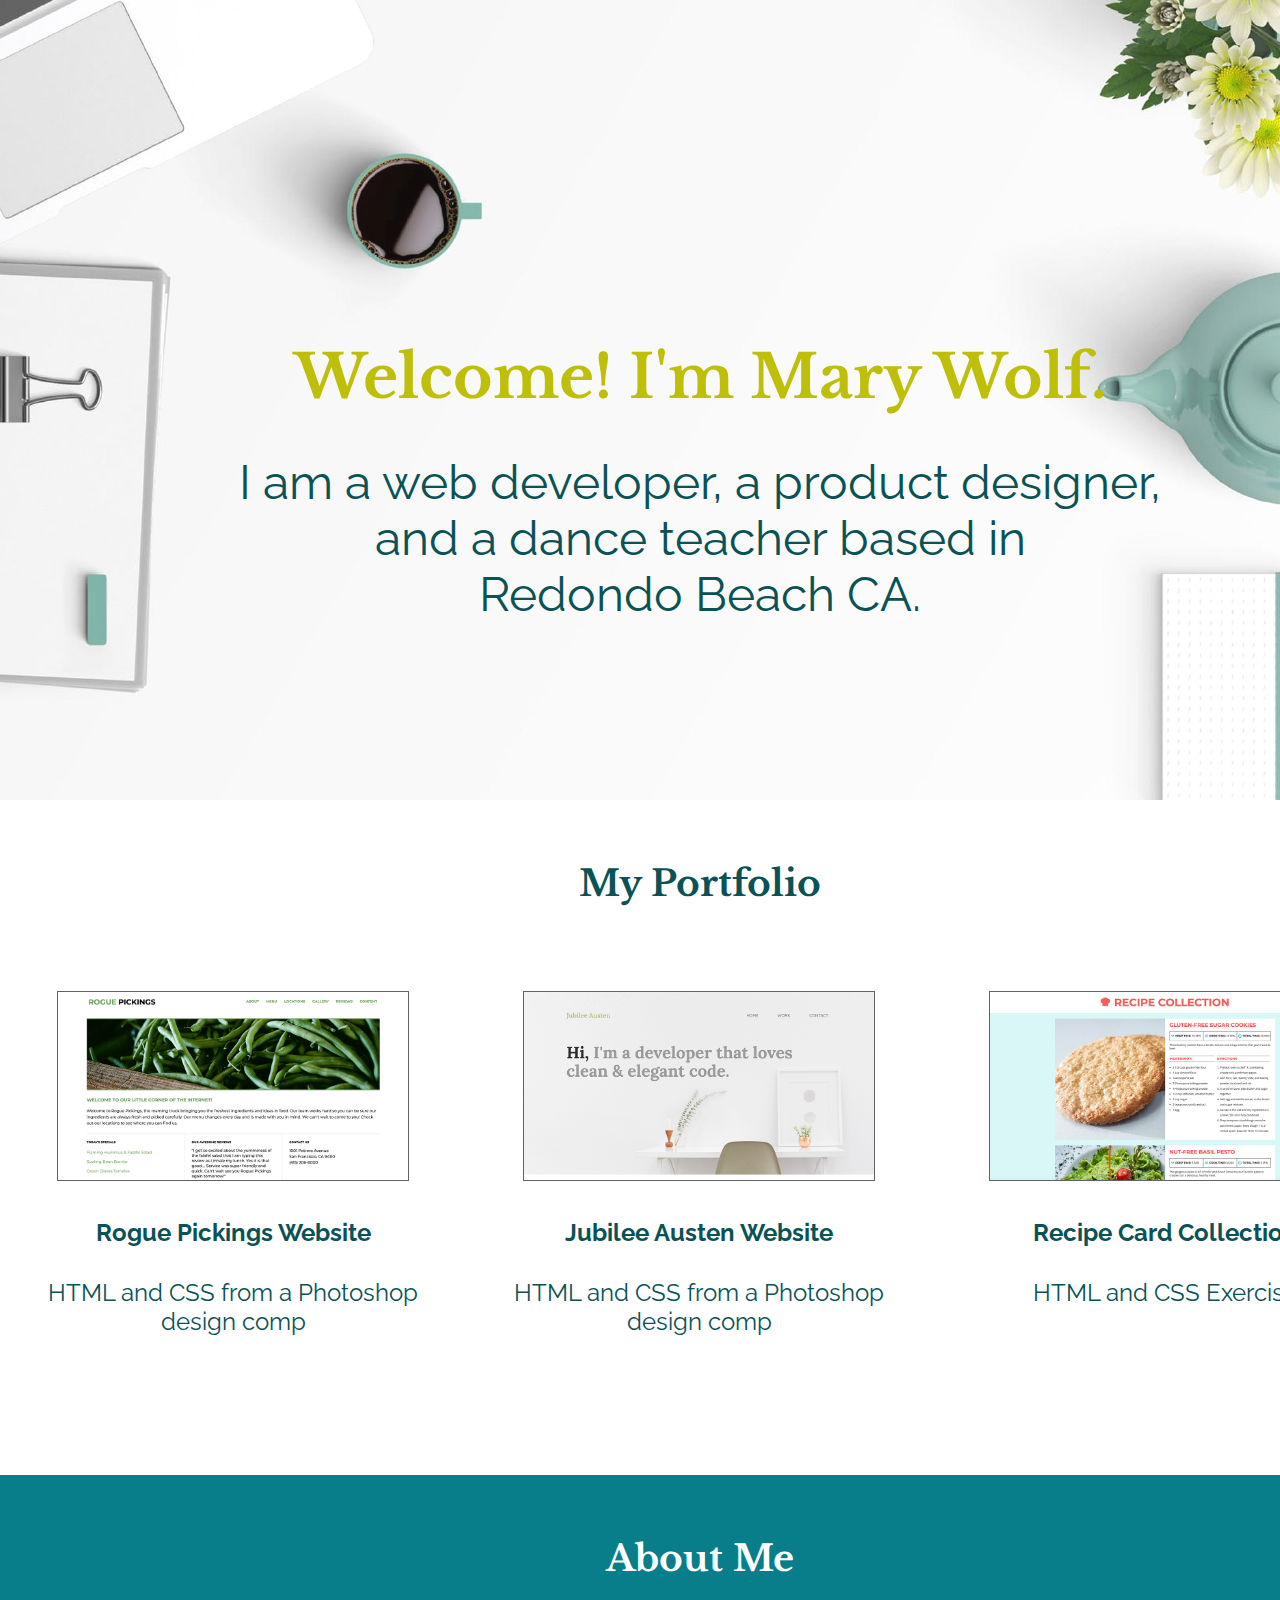
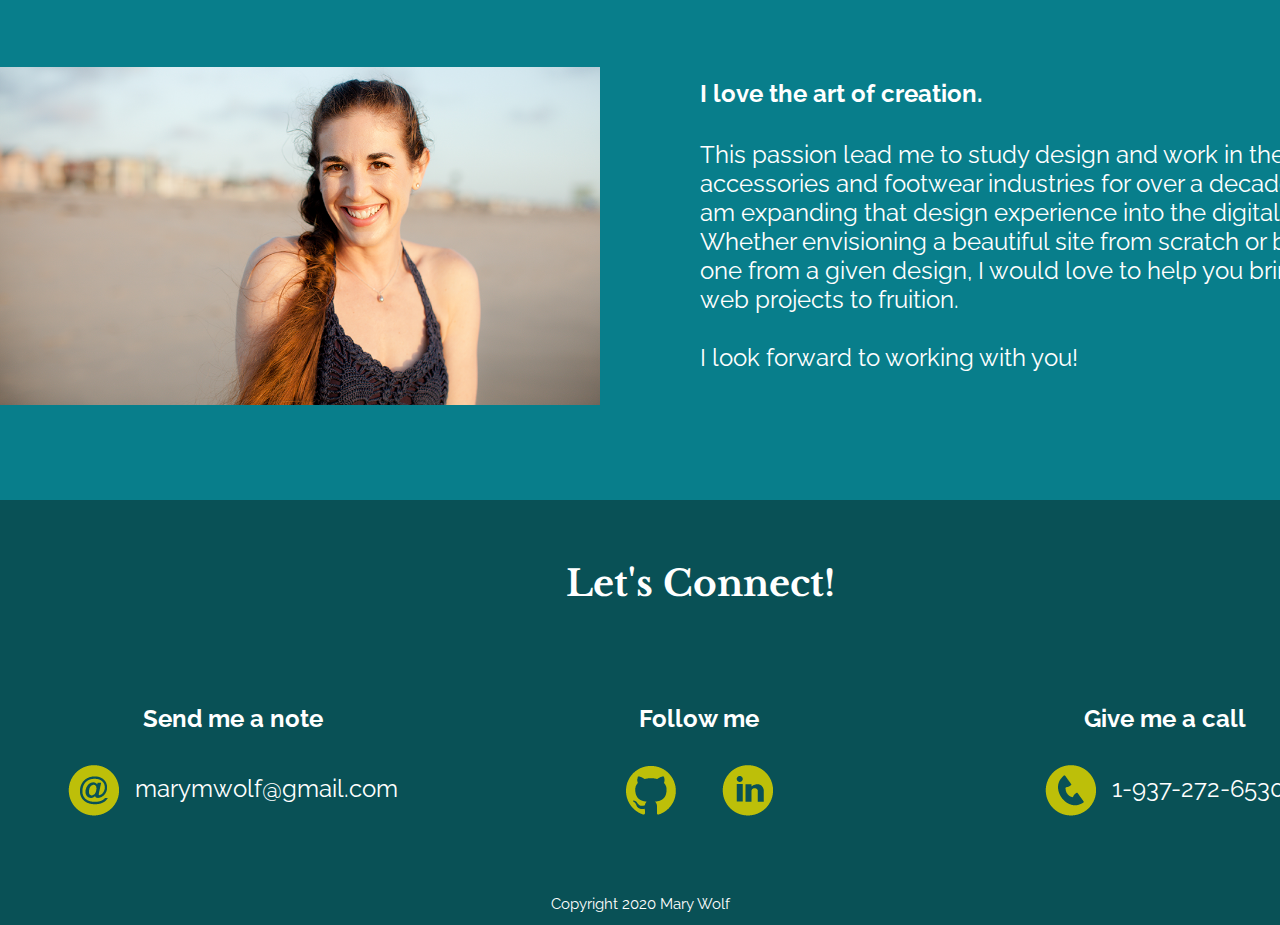
<file: 1/index.html>
<!doctype html>
<html lang= "en" >
    <head>
      <meta charset= "utf-8" >
        <title>Mary Wolf Portfolio</title>
        <link rel= "stylesheet" href= "css/normalize.css" >
        <link rel= "stylesheet" href= "css/main.css" >
        <link href="https://fonts.googleapis.com/css2?family=Libre+Baskerville:wght@400;700&family=Raleway:wght@400;700&display=swap" rel="stylesheet">
    </head>
    <body>
      <header>
         <div class= "full-width">
            <h1> Welcome! I'm Mary Wolf. </h1>
            <h2> I am a web developer, a product designer,<br> and a dance teacher based in <br>Redondo Beach CA.</h2>
         </div>
      </header>

<!-- Work -->

      <main>
         <section id= "work" >
            <div class= "full-width" >
               <h3> My Portfolio </h3>
               <div class= "third-width" >
                  <a href="rogue/index.html"><img src= "img/rogue.png" alt= "Rogue Pickings website" id= "rogue" /></a>
                  <h4> Rogue Pickings Website </h4>
                  <p> HTML and CSS from a Photoshop <br>design comp </p>
               </div>
               <div class= "third-width" >
                  <a href="jubilee/index.html"><img src= "img/jubilee.png" alt= "Jubilee Austen website" id= "jubilee"/></a>
                  <h4> Jubilee Austen Website </h4>
                  <p> HTML and CSS from a Photoshop <br>design comp </p>
               </div>
               <div class= "third-width" >
                  <a href="recipe/index.html"><img src= "img/recipe.png" alt= "Recipe Cards" id= "recipe"/></a>
                  <h4> Recipe Card Collection </h4>
                  <p> HTML and CSS Exercise </p>
               </div>
            </div>
         </section>

<!-- About -->

         <section id= "about" >
            <div class= "full-width" >
               <h3> About Me </h3>
               <div class= "half-width" >
                  <img src = "img/me.png" alt= "Mary Wolf" id= "self-image"/>
               </div>
               <div class= "half-width" >
                  <h4> I love the art of creation. </h4>
                  <p> This passion lead me to study design and work in the accessories and footwear industries for over a decade. Now I am expanding that design experience into the digital realm. Whether envisioning a beautiful site from scratch or building one from a given design, I would love to help you bring your web projects to fruition.  <br><br> I look forward to working with you! </p>
               </div>
            </div>
         </section>

<!-- Contact -->

         <footer id= "contact" >
            <div class= "full-width" >
               <h3> Let's Connect! </h3>
               <div class= "third-width" >
                  <h4> Send me a note </h4>
                  <a href= "mailto:marymwolf@gmail.com" >
                     <img src= "img/email-icon.png" alt= "email icon" /> marymwolf@gmail.com </a>
               </div>
               <div class= "third-width" >
                  <h4> Follow me </h4>
                  <ul>
                     <li><a href= "https://github.com/wolfmary" target= "_blank">
                        <img src= "img/git-icon.png" alt= "git icon" /> </a> </li>
                     <li><a href= "https://www.linkedin.com/in/mary-m-wolf/" target= "_blank">
                        <img src= "img/linkin-icon.png" alt= "linkin icon" /> </a> </li>
                  </ul>
               </div>
               <div class= "third-width" >
                  <h4> Give me a call </h4>
                  <a href= "tel:+19372726530" >
                     <img src= "img/phone-icon.png" alt= "phone icon" /> 1-937-272-6530 </a>
               </div>
            </div>
            <p id="copyright" > Copyright 2020 Mary Wolf </p>
         </footer>
      </main>
    </body>
</html>
</file>
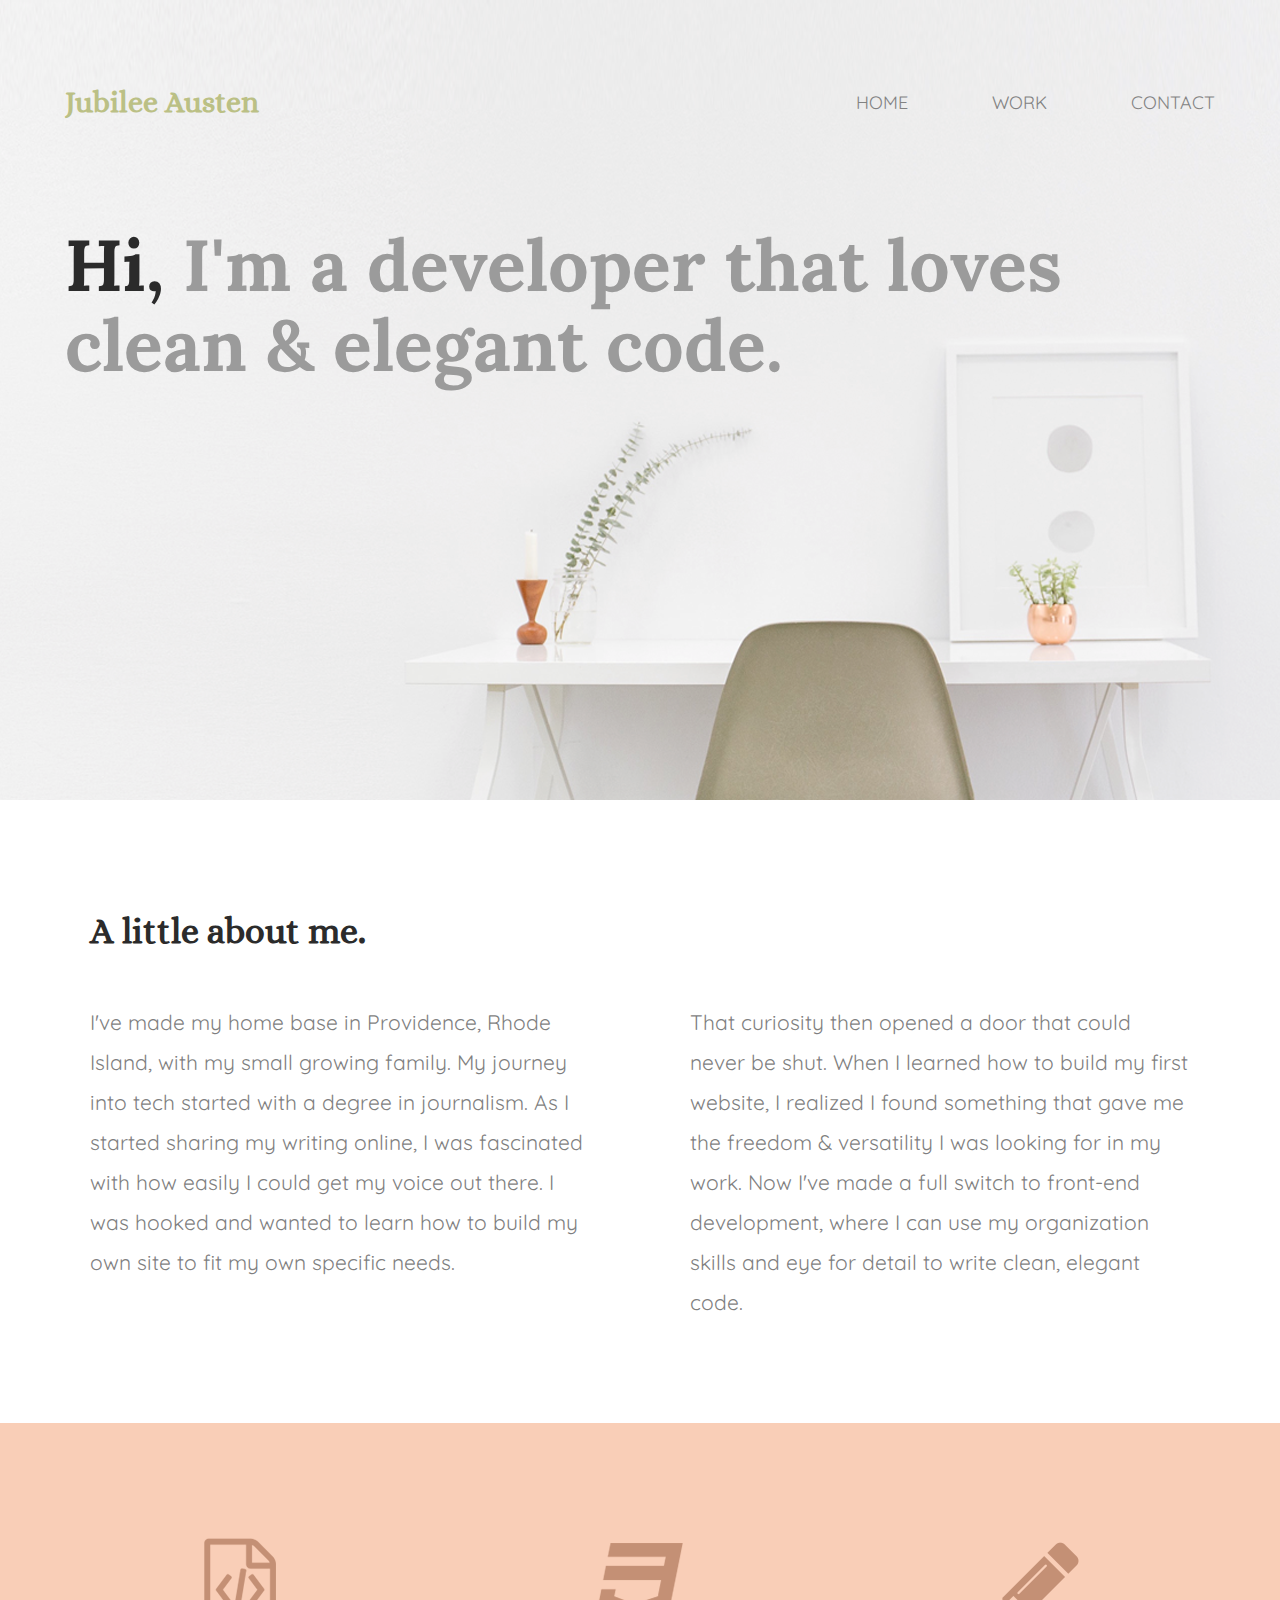
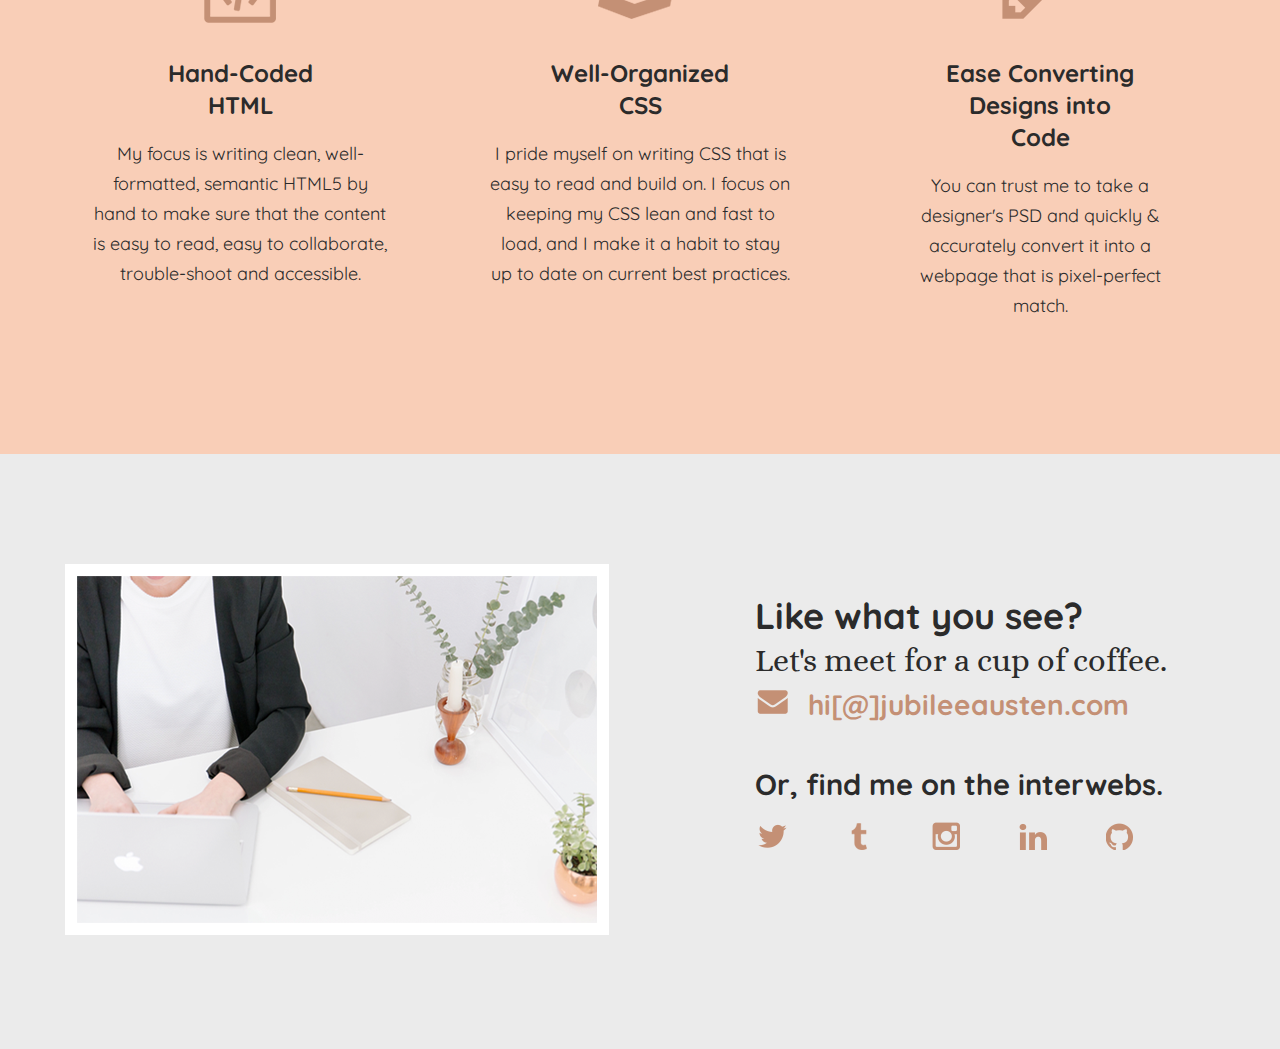
<file: jubilee/index.html>
<!doctype html>
<html lang= "en" >
    <head>
      <meta charset= "utf-8" >
        <title> Jubilee Austen Design </title>
        <link rel= "stylesheet" href= "css/normalize.css" >
        <link rel= "stylesheet" href= "css/main.css" >
      <link href="https://fonts.googleapis.com/css2?family=Alice&family=Lora:wght@700&family=Quicksand:wght@500;700&display=swap" rel="stylesheet" type= "text/css" >
    </head>
    <body>
        <header>
            <div class= "full-width" >
               <div class= "half-width" >
                     <h1> Jubilee Austen </h1>
               </div>
               <div class= "half-width" >
                     <nav>
                           <ul>
                                 <li><a href= "../index.html" > Home </a></li>
                                 <li><a href= "#work" > Work </a></li>
                                 <li><a href= "#contact" > Contact </a></li>
                           </ul>
                     </nav>
               </div>
               <h2><span> Hi, </span> I'm a developer that loves clean &amp; elegant code. </h2>
          </div>
        </header>

<!--   ABOUT SECTION   -->

        <main>
            <section id= "about" >
                  <div class= "full-width" >
                        <h2> A little about me. </h2>
                        <div class= "half-width" >
                              <p> I've made my home base in Providence, Rhode Island, with my small growing family. My journey into tech started with a degree in journalism. As I started sharing my writing online, I was fascinated with how easily I could get my voice out there. I was hooked and wanted to learn how to build my own site to fit my own specific needs. </p>
                        </div>
                        <div class= "half-width" >
                              <p> That curiosity then opened a door that could never be shut. When I learned how to build my first website, I realized I found something that gave me the freedom &amp; versatility I was looking for in my work. Now I've made a full switch to front-end development, where I can use my organization skills and eye for detail to write clean, elegant code. </p>
                        </div>
                  </div>
            </section>

<!--   WORK SECTION   -->

            <section id= "work" >
                  <div class= "full-width" >
                        <div class= "third-width" >
                              <img src= "img/icon-html.png" alt= "HTML icon" />
                              <h3> Hand-Coded HTML </h3>
                              <p> My focus is writing clean, well-formatted, semantic HTML5 by hand to make sure that the content is easy to read, easy to collaborate, trouble-shoot and accessible. </p>
                        </div>
                        <div class= "third-width" >
                              <img src= "img/icon-css.png" alt= "CSS icon" />
                              <h3> Well-Organized CSS </h3>
                              <p> I pride myself on writing CSS that is easy to read and build on. I focus on keeping my CSS lean and fast to load, and I make it a habit to stay up to date on current best practices. </p>
                        </div>
                        <div class= "third-width" >
                              <img src= "img/icon-pencil.png" alt= "pencil icon" />
                              <h3> Ease Converting Designs into Code </h3>
                              <p> You can trust me to take a designer's PSD and quickly &amp; accurately convert it into a webpage that is pixel-perfect match. </p>
                        </div>
                  </div>
            </section>

<!--   CONTACT SECTION   -->

            <footer id= "contact" >
                  <div class= "full-width" >
                        <div class= "half-width" >
                              <img src= "img/contact.png" alt= "person on a computer" id= "contact-img"/>
                        </div>
                        <div class= "half-width" >
                              <h2> Like what you see? </h2>
                              <h3 id="email-header" > Let's meet for a cup of coffee. </h3>
                              <a href= "mailto:hi@jubileeausten.com" >
                                    <img src= "img/icon-envelope.png" alt= "envelope icon" id= "envelope" /> hi&#91;&commat;&#93;jubileeausten.com </a>
                              <h3 id= "socialmedia-header" > Or, find me on the interwebs. </h3>
                              <ul>
                                 <li><a href= "https://twitter.com/Skillcrush?ref_src=twsrc%5Egoogle%7Ctwcamp%5Eserp%7Ctwgr%5Eauthor" >
                                       <img src="img/icon-twitter.png" alt="twitter icon" /></a></li>
                                 <li><a href= "https://skillcrush.tumblr.com/" >
                                       <img src= "img/icon-tumblr.png" alt= "tumblr icon" /></a></li>
                                 <li><a href= "https://www.instagram.com/skillcrush/?hl=en" >
                                       <img src= "img/icon-instagram.png" alt= "instagram icon" /></a></li>
                                 <li><a href= "https://www.linkedin.com/school/skillcrush/" >
                                    <img src= "img/icon-linkedin.png" alt= "linkedin icon" /></a></li>
                                 <li><a href= "https://github.com/skillcrush" >
                                    <img src= "img/icon-github.png" alt= "github icon"/></a></li>
                              </ul>
                        </div>
                  </div>
            </footer>
        </main>
    </body>
</html>
</file>
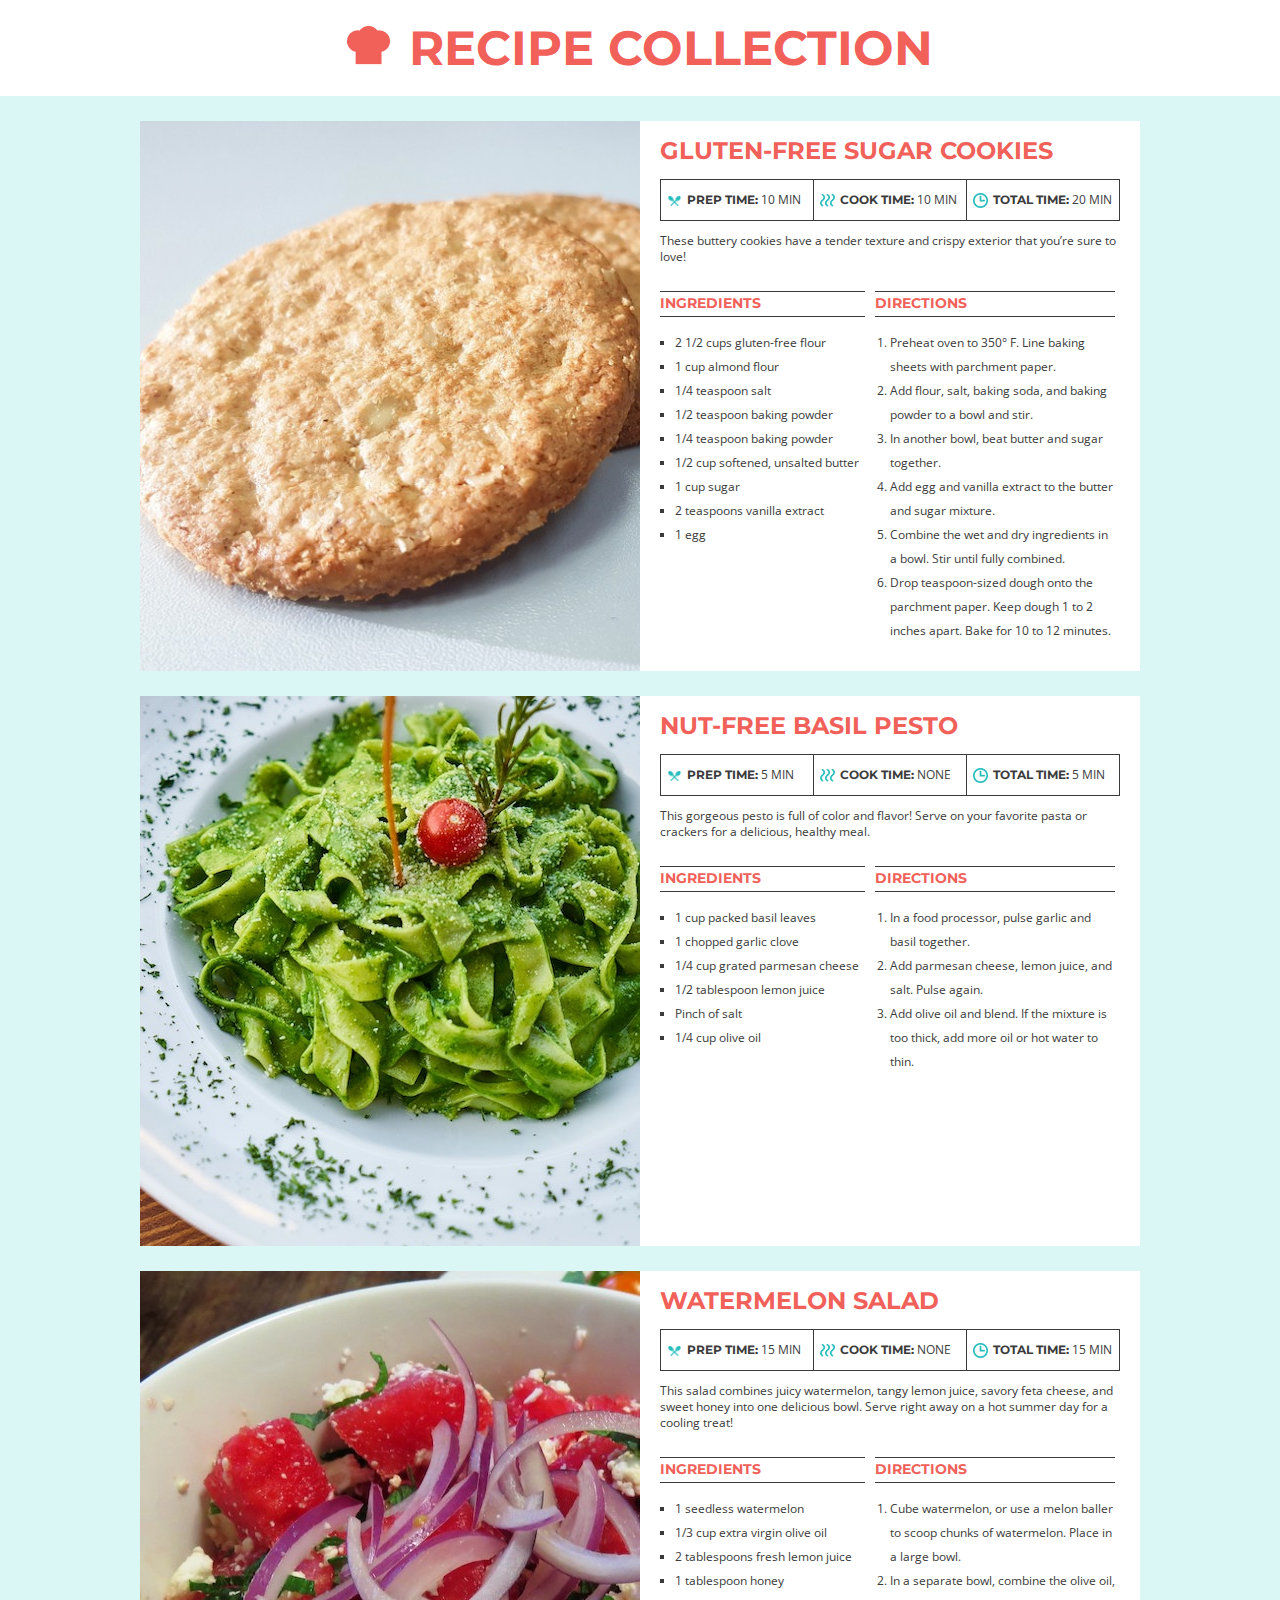
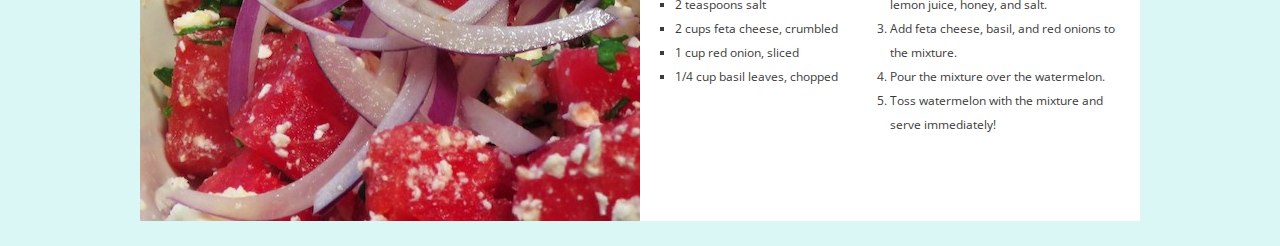
<file: recipe/index.html>
<!doctype html>
<html lang="en">

    <head>
        <meta charset="utf-8">
        <title>Recipe Cards Project</title>
        <link rel= "stylesheet" href= "css/normalize.css" >
        <link rel= "stylesheet" href= "css/style.css" >
        <link href="https://fonts.googleapis.com/css?family=Montserrat:700%7COpen+Sans&display=swap" rel="stylesheet">
    </head>

    <body>
        <header>
            <img src="img/chef-hat.png" alt="chef hat">
            <h1>Recipe Collection</h1>
        </header>
        <main>
            <article id="cookies" class="card">
                <div class="image"></div>
                <div class="recipe">
                    <h2>Gluten-Free Sugar Cookies</h2>
                    <div class="time">
                        <div class="prep">
                            <img src="img/spoons.png" alt="prep time"><p class="time-details"><strong>Prep Time:</strong> 10 Min</p>
                        </div>
                        <div class="cook">
                            <img src="img/steam.png" alt="cook time"><p class="time-details"><strong>Cook Time:</strong> 10 Min</p>
                        </div>
                        <div class="total">
                            <img src="img/clock.png" alt="total time"><p class="time-details"><strong>Total Time:</strong> 20 Min</p>
                        </div>
                    </div>
                    <p class="description">These buttery cookies have a tender texture and crispy exterior that you’re
                        sure to love!</p>
                    <div class="columns">
                        <section class="ingredients">
                            <h3>Ingredients</h3>
                            <ul>
                                <li>2 1/2 cups gluten-free flour</li>
                                <li>1 cup almond flour</li>
                                <li>1/4 teaspoon salt</li>
                                <li>1/2 teaspoon baking powder</li>
                                <li>1/4 teaspoon baking powder</li>
                                <li>1/2 cup softened, unsalted butter</li>
                                <li>1 cup sugar</li>
                                <li>2 teaspoons vanilla extract</li>
                                <li>1 egg</li>
                            </ul>
                        </section>
                        <section class="directions">
                            <h3>Directions</h3>
                            <ol>
                                <li>Preheat oven to 350&deg; F. Line baking sheets with parchment paper.</li>
                                <li>Add flour, salt, baking soda, and baking powder to a bowl and stir.</li>
                                <li>In another bowl, beat butter and sugar together.</li>
                                <li>Add egg and vanilla extract to the butter and sugar mixture.</li>
                                <li>Combine the wet and dry ingredients in a bowl. Stir until fully combined.</li>
                                <li>Drop teaspoon-sized dough onto the parchment paper. Keep dough 1 to 2 inches apart.
                                    Bake for 10 to 12 minutes.</li>
                            </ol>
                        </section>
                    </div>
                </div>
            </article>
            <article id="pesto" class="card">
                <div class="image"></div>
                <div class="recipe">
                    <h2>Nut-Free Basil Pesto</h2>
                    <div class="time">
                        <div class="prep">
                            <img src="img/spoons.png" alt="prep time"><p class="time-details"><strong>Prep Time:</strong> 5 Min</p>
                        </div>
                        <div class="cook">
                            <img src="img/steam.png" alt="cook time"><p class="time-details"><strong>Cook Time:</strong> None</p>
                        </div>
                        <div class="total">
                            <img src="img/clock.png" alt="total time"><p class="time-details"><strong>Total Time:</strong> 5 Min</p>
                        </div>
                    </div>
                    <p class="description">This gorgeous pesto is full of color and flavor! Serve on your favorite pasta
                        or crackers for a delicious, healthy meal.</p>
                    <div class="columns">
                        <section class="ingredients">
                            <h3>Ingredients</h3>
                            <ul>
                                <li>1 cup packed basil leaves</li>
                                <li>1 chopped garlic clove</li>
                                <li>1/4 cup grated parmesan cheese</li>
                                <li>1/2 tablespoon lemon juice</li>
                                <li>Pinch of salt</li>
                                <li>1/4 cup olive oil</li>
                            </ul>
                        </section>
                        <section class="directions">
                            <h3>Directions</h3>
                            <ol>
                                <li>In a food processor, pulse garlic and basil together.</li>
                                <li>Add parmesan cheese, lemon juice, and salt. Pulse again.</li>
                                <li>Add olive oil and blend. If the mixture is too thick, add more oil or hot water to
                                    thin.</li>
                            </ol>
                        </section>
                    </div>
                </div>
            </article>
            <article id="salad" class="card">
                <div class="image"></div>
                <div class="recipe">
                    <h2>Watermelon Salad</h2>
                    <div class="time">
                        <div class="prep">
                            <img src="img/spoons.png" alt="prep time"><p class="time-details"><strong>Prep Time:</strong> 15 Min</p>
                        </div>
                        <div class="cook">
                            <img src="img/steam.png" alt="cook time"><p class="time-details"><strong>Cook Time:</strong> None</p>
                        </div>
                        <div class="total">
                            <img src="img/clock.png" alt="total time"><p class="time-details"><strong>Total Time:</strong> 15 Min</p>
                        </div>
                    </div>
                    <p class="description">This salad combines juicy watermelon, tangy lemon juice, savory feta cheese,
                        and sweet honey into one delicious bowl. Serve right away on a hot summer day for a cooling
                        treat!</p>
                    <div class="columns">
                        <section class="ingredients">
                            <h3>Ingredients</h3>
                            <ul>
                                <li>1 seedless watermelon</li>
                                <li>1/3 cup extra virgin olive oil</li>
                                <li>2 tablespoons fresh lemon juice</li>
                                <li>1 tablespoon honey</li>
                                <li>2 teaspoons salt</li>
                                <li>2 cups feta cheese, crumbled</li>
                                <li>1 cup red onion, sliced</li>
                                <li>1/4 cup basil leaves, chopped</li>
                            </ul>
                        </section>
                        <section class="directions">
                            <h3>Directions</h3>
                            <ol>
                                <li>Cube watermelon, or use a melon baller to scoop chunks of watermelon. Place in a
                                    large bowl.</li>
                                <li>In a separate bowl, combine the olive oil, lemon juice, honey, and salt.</li>
                                <li>Add feta cheese, basil, and red onions to the mixture.</li>
                                <li>Pour the mixture over the watermelon.</li>
                                <li>Toss watermelon with the mixture and serve immediately!</li>
                            </ol>
                        </section>
                    </div>
                </div>
            </article>
        </main>
    </body>

</html>
</file>
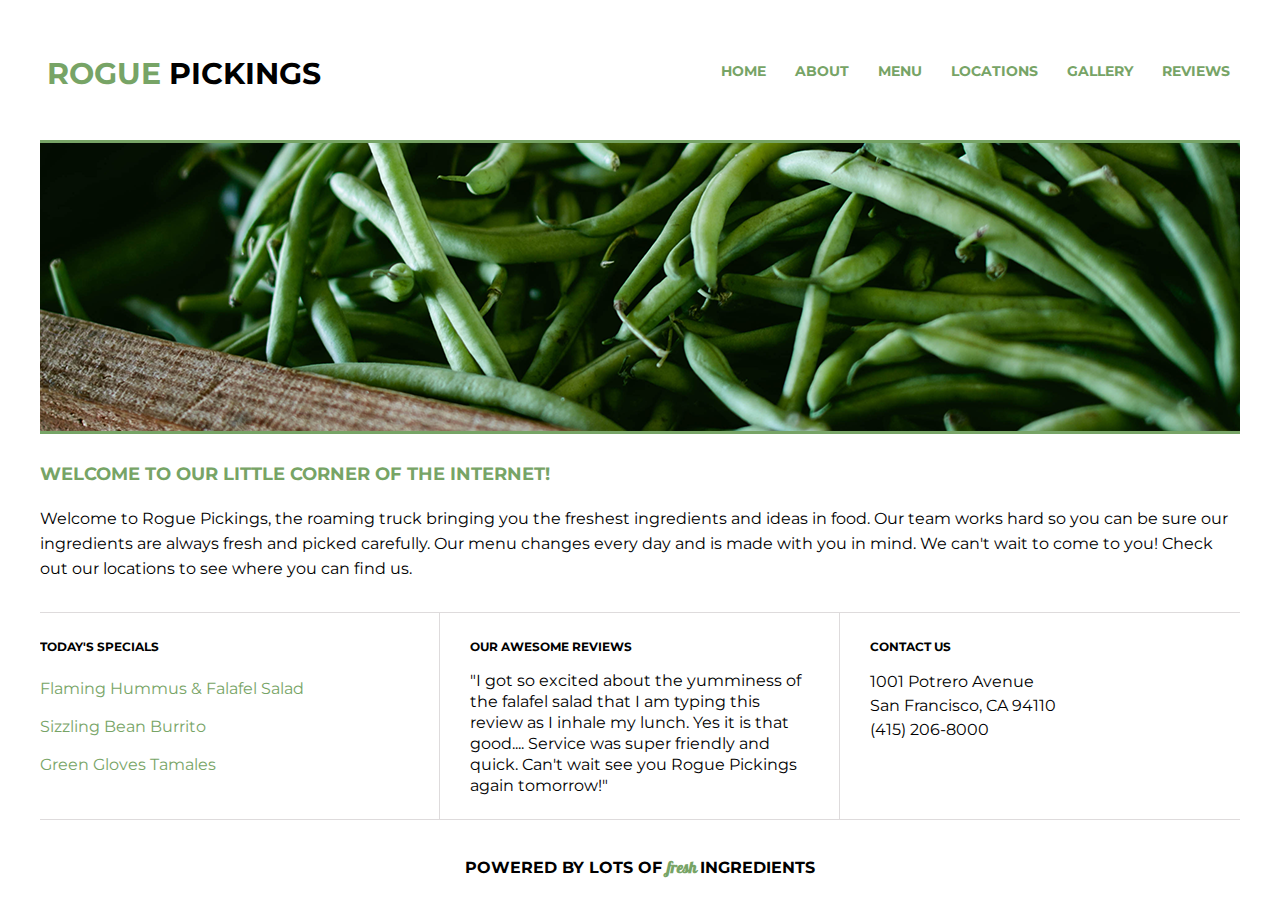
<file: rogue/index.html>
<!doctype html>
<html lang= "en" >
    <head>
      <meta charset= "utf-8" >
        <title> Rogue Pickings </title>
        <link rel= "stylesheet" href= "css/normalize.css" >
        <link rel= "stylesheet" href= "css/main.css" >
       <link href="https://fonts.googleapis.com/css2?family=Galada&family=Montserrat:wght@400;700&display=swap" rel="stylesheet" type= "text/css" >
    </head>

<!--   HEADER    -->

    <body>
        <header>
            <div class= "full-width" >
               <div class= "third-width" >
                     <h1><span> Rogue </span> Pickings </h1>
               </div>
               <div class= "two-third-width" >
                     <nav>
                           <ul>
                                 <li><a href= "../index.html" > Home </a></li>
                                 <li><a href= "#about" > About </a></li>
                                 <li><a href= "#menu" > Menu </a></li>
                                 <li><a href= "#locations" > Locations </a></li>
                                 <li><a href= "#gallery" > Gallery </a></li>
                                 <li><a href= "#reviews" > Reviews </a></li>
                           </ul>
                     </nav>
               </div>
          </div>
        </header>

<!--   TOP/ABOUT SECTION   -->

        <main>
            <section id= "about" >
                  <div class= "full-width" >
                        <img src= "img/hero-image.png" alt= "green beans" id="green-beans"/>
                        <h2> Welcome to our little corner of the internet! </h2>
                        <p> Welcome to Rogue Pickings, the roaming truck bringing you the freshest ingredients and ideas in food. Our team works hard so you can be sure our ingredients are always fresh and picked carefully. Our menu changes every day and is made with you in mind. We can't wait to come to you! Check out our locations to see where you can find us.  </p>
                  </div>
            </section>

<!--   CROSS BAR/MENU SECTION   -->

            <div class= "full-width" id= "cross-bar" >
                  <div class= "third-width" id= "menu" >
                              <h4> Today's Specials </h4>
                              <ul>
                                    <li> Flaming Hummus &amp; Falafel Salad </li>
                                    <li> Sizzling Bean Burrito </li>
                                    <li> Green Gloves Tamales </li>
                              </ul>
                  </div>

<!--   REVIEWS SECTION   -->

                  <div class= "third-width" id= "reviews" />
                              <h4> Our Awesome Reviews </h4>
                              <p> "I got so excited about the yumminess of the falafel salad that I am typing this review as I inhale my lunch. Yes it is that good.... Service was super friendly and quick. Can't wait see you Rogue Pickings again tomorrow!" </p>
                  </div>

<!--   LOCATIONS/ CONTACT  SECTION  -->

                  <div class= "third-width" id= "locations" >
                              <h4> Contact Us </h4>
                              <p> 1001 Potrero Avenue <br>
                              San Francisco, CA 94110 <br>
                              (415) 206-8000  </p>
                  </div>
            </div>

<!--   BOTTOM SECTION   -->

            <footer >
                  <div class= "full-width" >
                        <h3> Powered By Lots of <span> fresh </span> Ingredients </h3>
                  </div>
            </footer>
        </main>
    </body>
</html>
</file>
<file: 1/css/main.css>
/*****BASE******/

body {
   font-family: 'Raleway', sans-serif;
   font-size: 24px;
   color: #095256;
}

/*****GRID*****/

.full-width {
   width: 1400px;
   overflow: auto;
   margin: 0 auto;
}

.half-width {
   width: 700px;
   float: left;
}

.third-width {
   width: 466px;
   float: left;
}

/*****HEADER*****/

header {
   text-align: center;
   background-image: url('../img/hero-image.png');
   background-size: cover;
   background-position: center;
   height: 800px;
}

header h1 {
   font-family: 'Libre Baskerville', serif;
   font-size: 60px;
   color: #bdbf09;
   padding-top: 300px;
}

header h2 {
   font-size: 48px;
   font-weight: normal;
}

/*****WORK*****/

#work {
   text-align: center;
   height: 650px;
   padding-top: 25px;
}

#work h3 {
   font-family: 'Libre Baskerville', serif;
   font-size: 36px;
}

#work .third-width {
   padding-top: 50px;
}

#work #rogue {
   width: 350px;
   outline: 1px solid #626262;
}

#work #jubilee {
   width: 350px;
   outline: 1px solid #626262;
}

#work #recipe {
   width: 350px;
   outline: 1px solid #626262;
}

/*****ABOUT*****/

#about {
   background-color: #087e8b;
   height: 600px;
   padding-top: 25px;
   color: #ffffff;
}

#about h3 {
   font-family: 'Libre Baskerville', serif;
   font-size: 36px;
   color: #ffffff;
   text-align: center;
   padding-bottom: 30px;
}

#about h4 {
   padding-top: 0;
}

#self-image {
   width: 600px;
   padding-top: 20px;
}

/*****CONTACT*****/

#contact {
   height: 400px;
   background-color:  #095156;
   padding-top: 25px;
   text-align: center;
   color: #ffffff;
   overflow: auto;
}

#contact h3 {
   font-family: 'Libre Baskerville', serif;
   font-size: 36px;
   padding-bottom: 30px;
}

#contact img {
   vertical-align: middle;
   padding-right: 10px;
}

#contact a {
   text-decoration: none;
   color: #ffffff;
}

#contact ul {
   list-style: none;
}

#contact ul li {
   display: inline-block;
   padding-right: 30px;
}

/*****COPYRIGHT*****/

#copyright {
   font-size: 15px;
   padding-top: 40px;
   padding-bottom: 20px;
}
</file>
<file: jubilee/css/main.css>
/***********BASE STYLES*********/

body {
      font-family: 'Quicksand', sans-serif;
      color: #2b2b2b;
}

/**********GRID**********/

.full-width {
      width: 1200px;
      margin: 0 auto;
      overflow: auto;
}

.half-width {
      width: 600px;
      float: left;
}

.third-width {
      width: 400px;
      float: left;
}

/**********HEADER**********/

header {
      height: 800px;
      background: url('../img/hero.png');
      background-size: cover;
      background-position: center;
}

header h1 {
font-family: 'Alice', serif;
      font-size: 30px;
      color: #bbc085;
      padding: 65px 0 65px 25px;
}

nav {
      float: right;
      padding: 75px 25px;
}

nav ul li {
      display: inline-block;
}

nav ul li a {
      text-transform: uppercase;
      text-decoration: none;
      font-size: 18px;
      color: #828282;
      padding-left: 80px;
}

header h2 {
      width: 1000px;
      clear: both;
      font-family: 'Lora', serif;
      font-weight: bold;
      font-size: 72px;
      line-height: 80px;
      color: #9b9b9b;
      padding:  20px 0 20px 25px;
}

header h2 span {
      color: #2b2b2b;
}

/**********ABOUT SECTION*********/

#about .full-width {
      padding: 80px 0;
}

#about h2 {
      font-family: 'Alice', serif;
      font-size: 36px;
      padding-left: 50px;
}

#about p {
      color: #7f7f7f;
      font-size: 21px;
      line-height: 40px;
      padding: 0 50px;
}

/**********WORK SECTION**********/

#work {
      background-color: #f9ceb7;
      text-align: center;
}

#work .full-width {
      padding: 115px 0;
}

#work img {
      padding-bottom: 30px;
}

#work h3 {
      font-size: 24px;
      line-height: 32px;
      width: 190px;
      margin: 0 auto;
}

#work p {
      font-size: 18px;
      line-height: 30px;
      padding: 0 50px;
}

/**********CONTACT***********/

#contact {
      background-color: #ebebeb;
}

#contact .full-width {
      padding: 110px 0;
}

#contact img#contact-img  {
      border: 12px solid #ffffff;
      margin-left: 25px;
}

#contact h2, #contact #email-header, #contact #socialmedia-header, #contact ul {
      padding-left: 115px;
}

#contact #envelope {
      padding: 0 10px 0 115px;
}

#contact h2 {
      font-size: 36px;
      line-height: 44px;
}

#contact #email-header {
      font-family: 'Alice', serif;
      font-size: 32px;
      font-weight: 400;
      line-height: 44px;
      margin: -30px 0 5px 0;
}

#contact #socialmedia-header {
      font-size: 29px;
      font-weight: bold;
      line-height: 44px;
      margin: 40px 0 0 0;
}

#contact a {
      text-decoration: none;
      color: #c49075;
      font-size: 28px;
      font-weight: bold;
}

#contact ul {
      list-style: none;
}

#contact ul li {
      display: inline-block;
}

#contact ul img {
      font-size: 32px;
      padding-right: 48px;
}
</file>
<file: recipe/css/style.css>
/*****overall*****/

body {
      background-color: #DAF7F6;
      font-family: 'open sans', sans-serif;
      font-size: 12px;
      line-height: 16px;
      color: #3B3B3B;
}

/*****header*****/

header {
      background-color: #FFFFFF;
      text-align: center;
}

h1 {
      display: inline-block;
      text-transform: uppercase;
      font-family: 'Montserrat', sans-serif;
      font-size: 48px;
      font-weight: bold;
      color: #F16059;
      padding: 40px 0;
      margin: 0;
}

header img {
      margin-right: 16px;
}

/*****main*****/

main {
      width: 1000px;
      margin: 0 auto;
}

/*****recipe cards*****/

.card {
      margin: 25px 0;
      overflow: auto;
}

.image {
      width: 500px;
      height: 550px;
      float: left;
}

.recipe {
      width:  500px;
      height: 550px;
      float: left;
      padding: 20px;
      background-color: #FFFFFF;
      box-sizing: border-box;
}

#cookies .image {
      background-image: url("../img/gluten-free-sugar-cookies.jpg");
      background-size: cover;
}

#pesto .image {
      background-image: url("../img/nut-free-pesto.jpg");
      background-size: cover;
}

#salad .image {
      background-image: url("../img/watermelon-salad.jpg");
      background-size: cover;
}

.recipe h2 {
      font-family: 'Montserrat', sans-serif;
      font-size: 24px;
      font-weight: bold;
      color: #F16059;
      text-transform: uppercase;
      margin-top: 2px;
}

.time {
      border-top: 1px solid #3B3B3B;
      border-bottom: 1px solid #3B3B3B;
      overflow: auto;
}

.prep {
      float: left;
      border-left: 1px solid #3B3B3B;
      padding-left: 6px;
      width: 33.3333%;
      box-sizing: border-box;
}

.cook {
      float: left;
      border-left: 1px solid #3B3B3B;
      border-right: 1px solid #3B3B3B;
      padding-left: 6px;
      width: 33.3333%;
      box-sizing: border-box;
}

.total {
      float: left;
      border-right: 1px solid #3B3B3B;
      padding-left: 6px;
      width: 33.3333%;
      box-sizing: border-box;
}

.time-details {
      text-transform: uppercase;
      display: inline-block;
}

.time-details strong {
      font-family: 'Montserrat', sans-serif;
      font-weight: bold;
}

.time img {
      width: 15px;
      height: auto;
      margin-right: 5px;
      vertical-align: middle;
}

/*****columns*****/

.columns {
      overflow: auto;
}

.directions {
      float: left;
      width: 240px;
}

.ingredients {
      float: left;
      width: 205px;
      margin-right: 10px;
}

.recipe h3 {
      font-family: 'Montserrat', sans-serif;
      font-weight: bold;
      color: #F16059;
      text-transform: uppercase;
      padding-top: 3px;
      padding-bottom: 5px;
      border-top: 1px solid #3B3B3B;
      border-bottom: 1px solid #3B3B3B;
}

/*****list*****/

.ingredients ul {
      list-style-type: square;
      padding-left: 15px;
      line-height: 24px;
}

.directions ol {
      padding-left: 15px;
      line-height: 24px;
}
</file>
<file: rogue/css/main.css>
/***********BASE STYLES*********/

body {
      font-family: 'Montserrat', sans-serif;
      color: #000000;
}

/**********GRID**********/

.full-width {
      width: 1200px;
      margin: 0 auto;
      overflow: auto;
}

.two-third-width {
      width: 800px;
      float: right;
}

.third-width {
      width: 399px;
      float: left;
      height: auto;
}

/**********HEADER**********/

header {
      height: 110px;
      margin-bottom: 30px;
}

header h1 {
      font-size: 30px;
      font-weight: bold;
      text-transform: uppercase;
      padding: 35px 0 35px 7px;
}

header h1 span {
      color: #77a466;
}

nav {
      float: right;
      padding: 45px 10px 45px 0;
}

nav ul li {
      display: inline-block;
}

nav ul li a {
      font-size: 14px;
      font-weight: bold;
      color: #77a466;
      text-transform: uppercase;
      text-decoration: none;
      padding-left: 25px;
}

/**********ABOUT SECTION*********/

#about #green-beans {
      border-top: 3px solid #77a466;
      border-bottom: 3px solid #77a466;
}

#about h2 {
      font-size: 18px;
      color: #77a466;
      text-transform: uppercase;
      padding-top: 10px;
}

#about p {
      font-size: 16px;
      line-height: 25px;
      padding-top: 5px;
      padding-bottom: 15px;
}

/**********BOTTOM OF PAGE**********/

#cross-bar {
   border-top: 1px solid #dedbdc;
   border-bottom: 1px solid #dedbdc;
   clear: both;
}

/**********MENU SECTION**********/

#menu h4 {
      font-size: 12px;
      font-weight: bold;
      text-transform: uppercase;
      padding-top: 10px;
}

#menu ul {
      list-style: none;
      padding-left: 0;
}

#menu ul li {
   font-size: 16px;
   line-height: 18px;
   color: #77a466;
   padding: 10px 0;
}

/**********REVIEWS***********/

#reviews {
      border-left: 1px solid #dedbdc;
      border-right: 1px solid #dedbdc;
}

#reviews h4 {
   font-size: 12px;
   font-weight: bold;
   text-transform: uppercase;
   padding-top: 10px;
   padding-left: 30px;
}

#reviews p {
   font-size: 16px;
   line-height: 21px;
   padding: 0 30px 7px 30px;
}

/**********LOCATIONS/CONTACT**********/

#locations h4 {
   font-size: 12px;
   font-weight: bold;
   text-transform: uppercase;
   padding-top: 10px;
   padding-left: 30px;
}

#locations p {
   font-size: 16px;
   line-height: 24px;
   padding: 0 30px;
}

/**********FOOTER*********/

footer {
      height: 50px;
      margin: 0, auto;
      clear: both;
}

footer h3 {
   font-size: 16px;
   line-height: 23px;
   font-weight: bold;
   text-transform: uppercase;
   text-align: center;
   padding-top: 20px;
   padding-bottom: 20px;
}

footer h3 span {
      font-family: 'Galada', cursive;
      font-size: 16px;
      line-height: 23px;
      color: #77a466;
      text-transform: lowercase;
}
</file>
